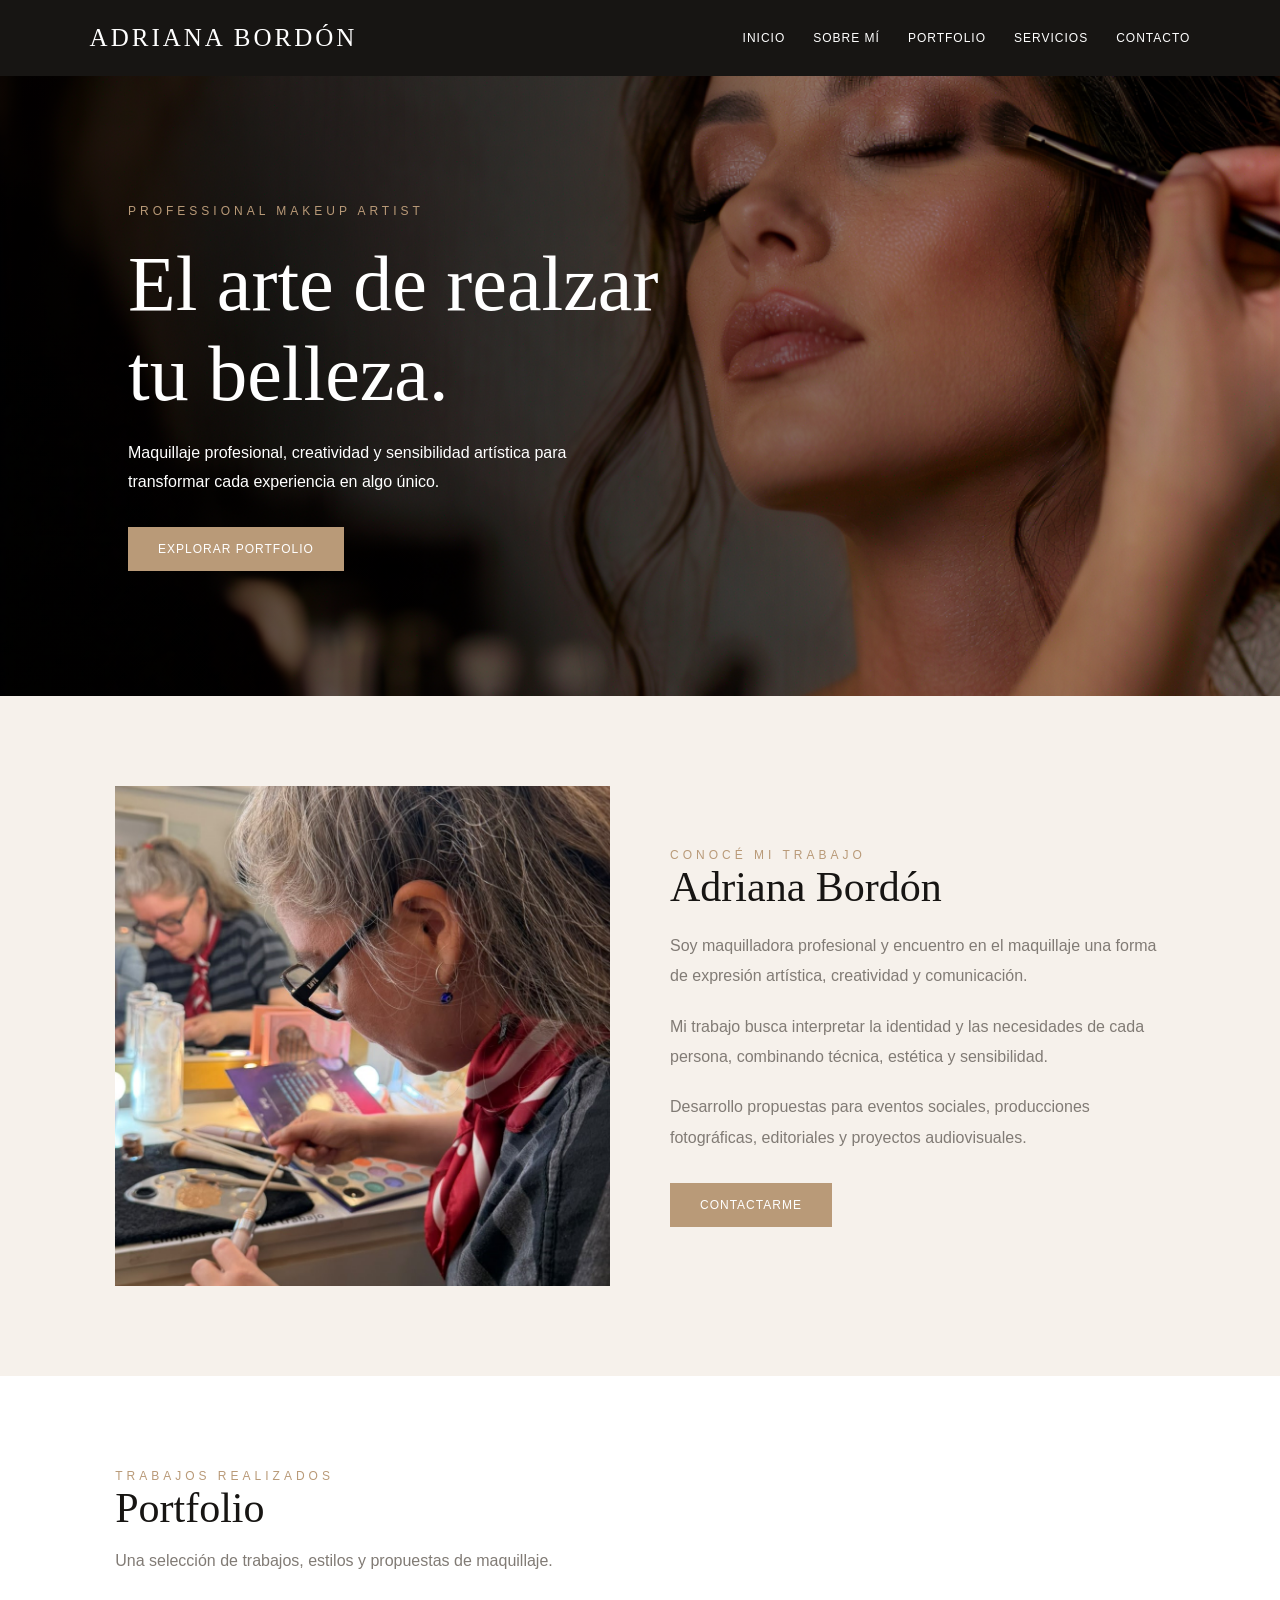
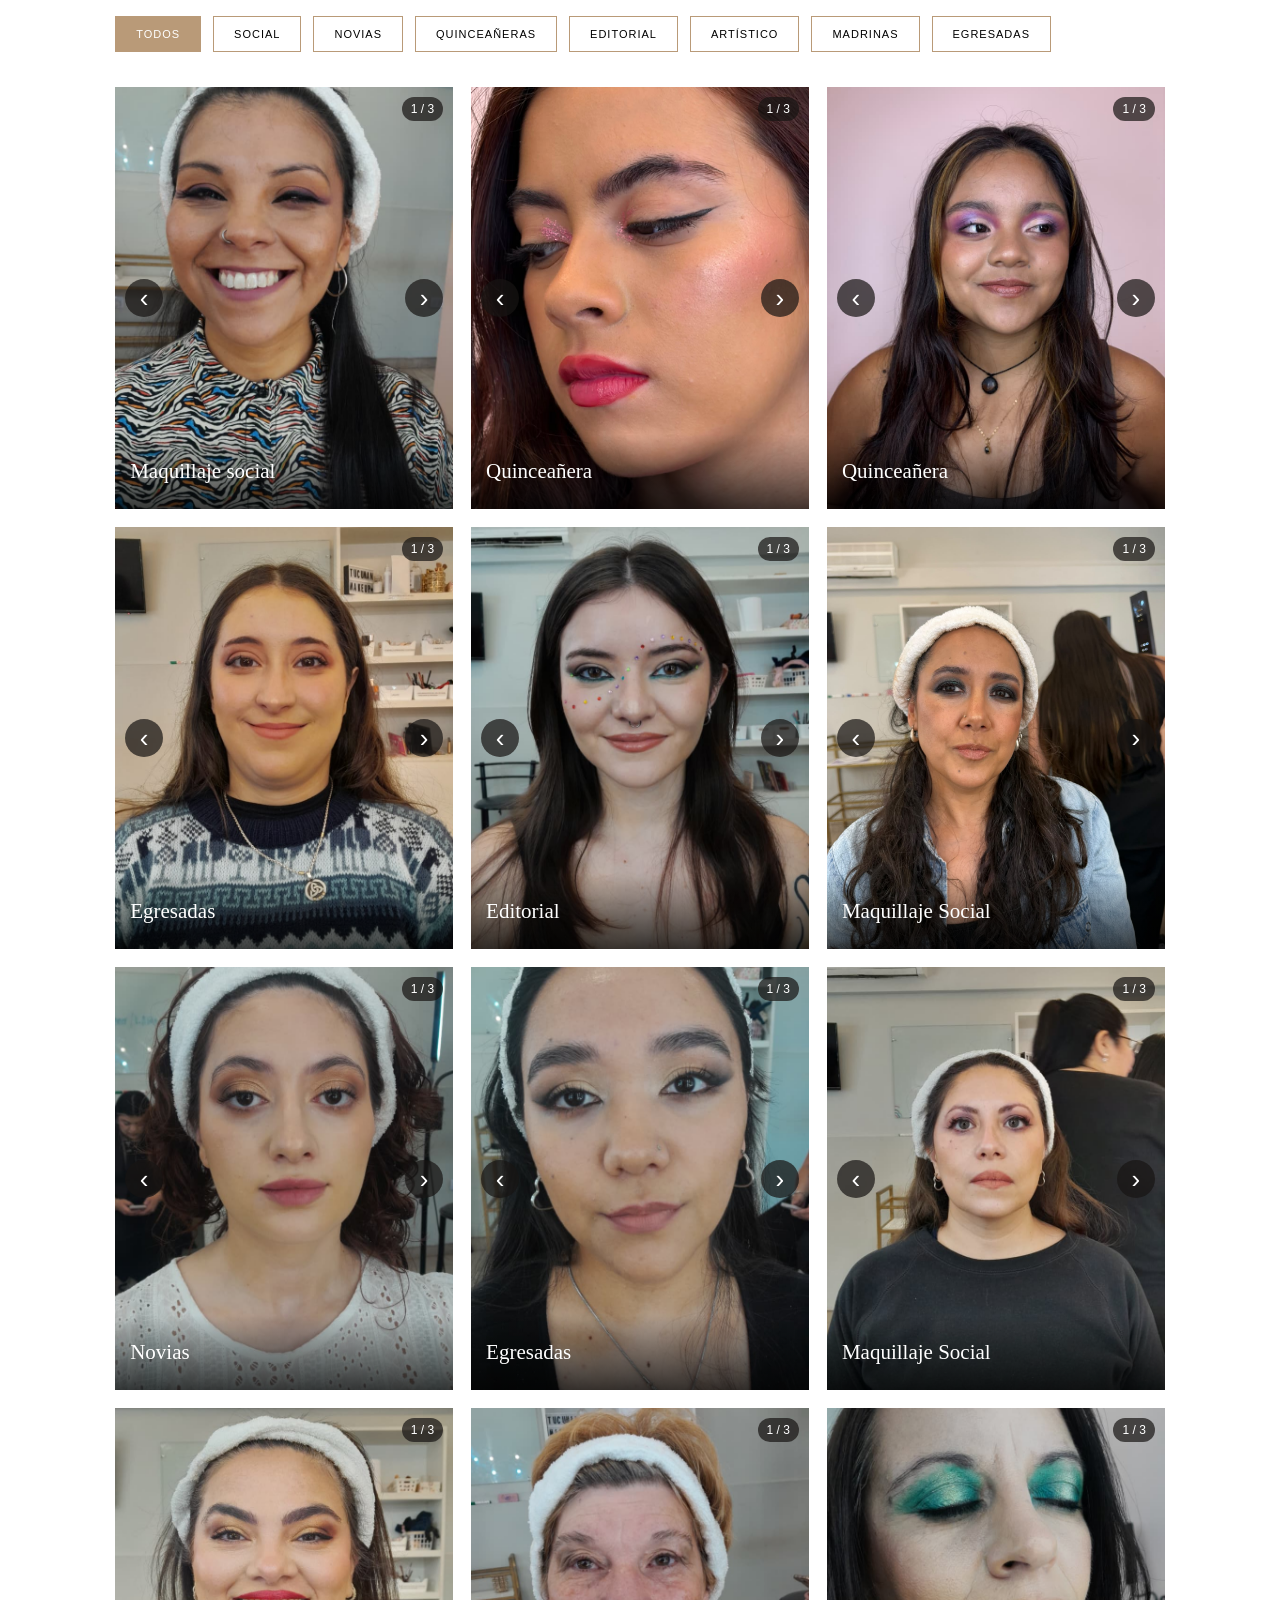
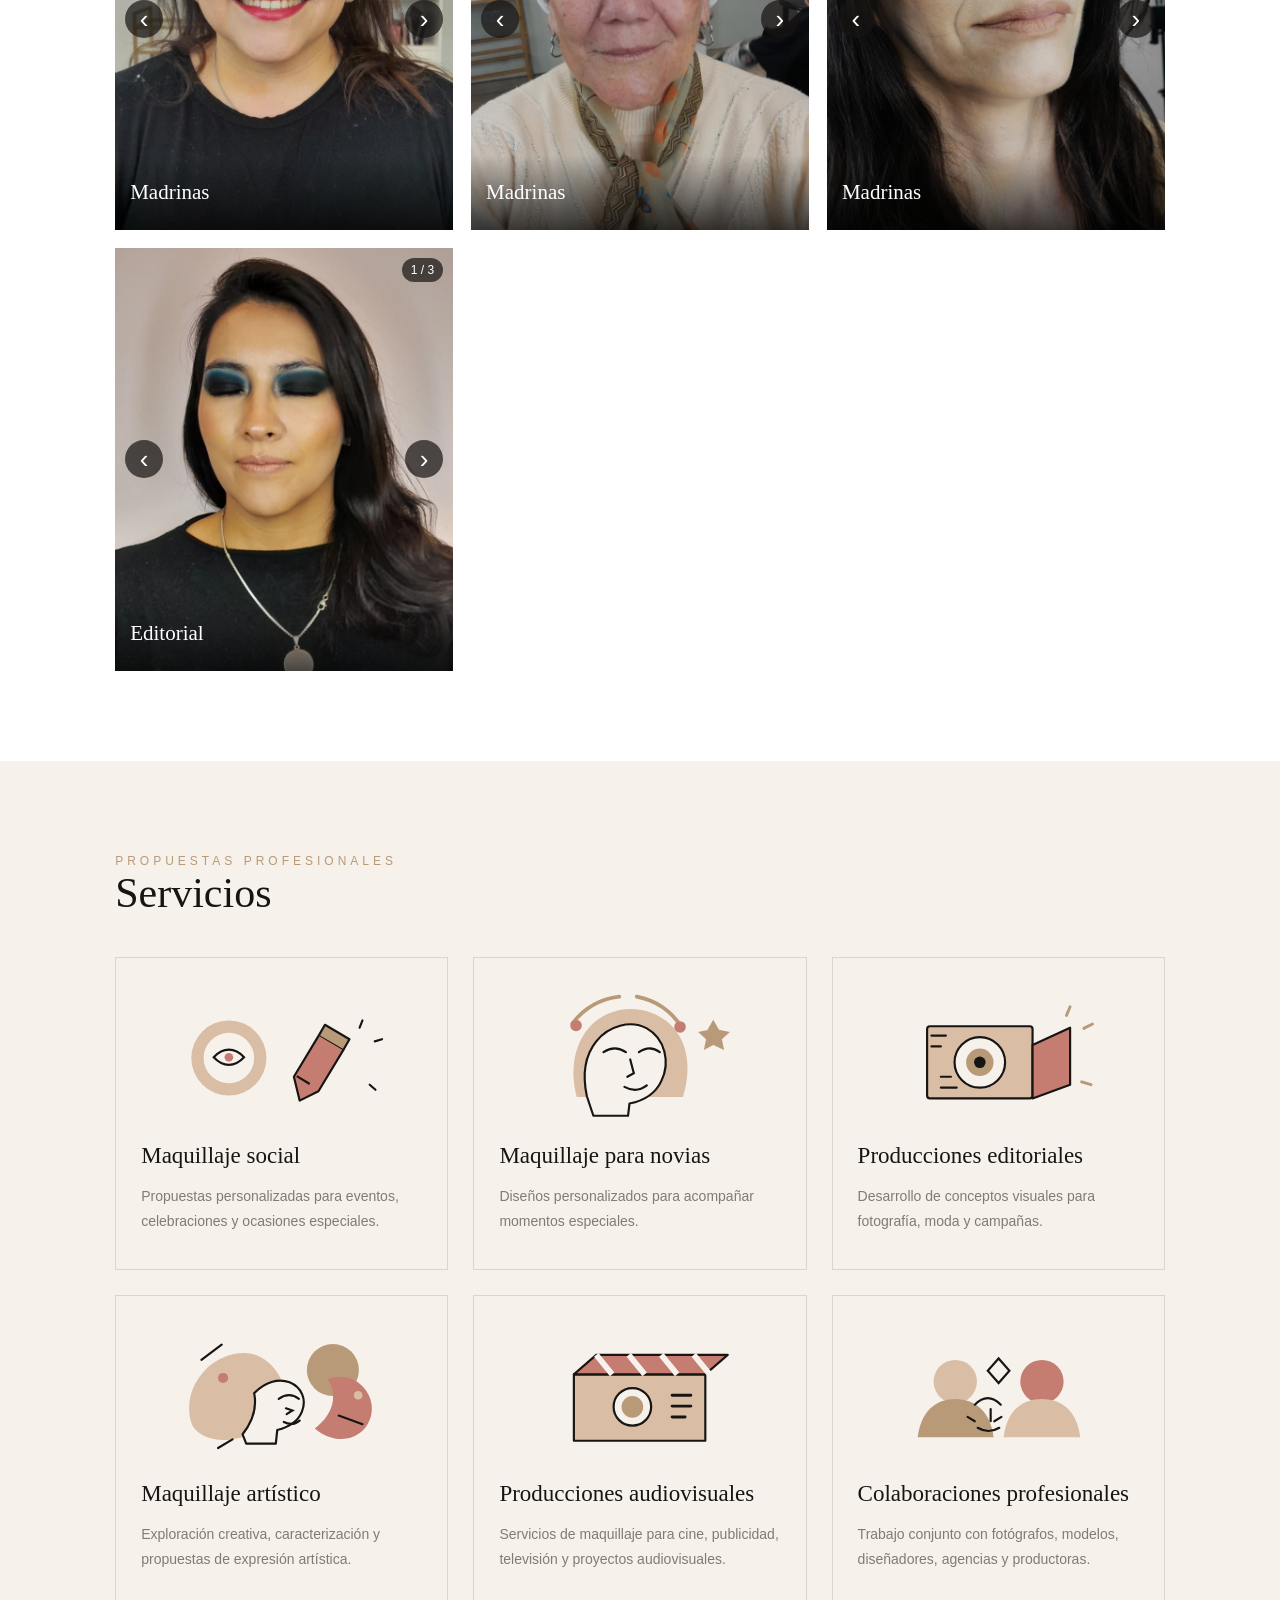
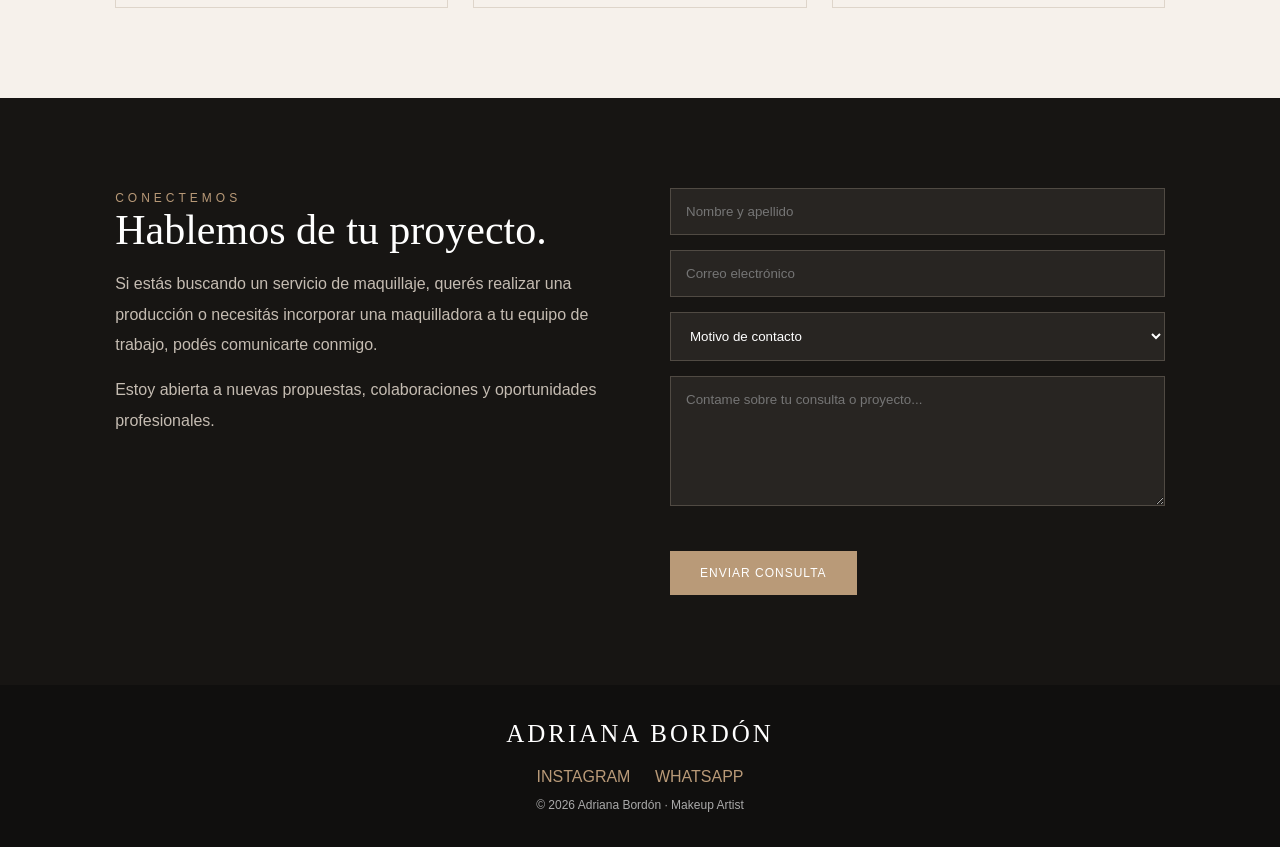
<file: index.html>
<!DOCTYPE html>
<html lang="es">
<head>
<meta charset="UTF-8">
<meta name="viewport" content="width=device-width, initial-scale=1.0">

<title>Adriana Bordón | Makeup Artist</title>

<meta name="description" content="Adriana Bordón. Maquillaje profesional, belleza, producciones editoriales y maquillaje social.">

<link rel="stylesheet" href="styles.css">
</head>

<body>

<header>
  <div class="logo">ADRIANA BORDÓN</div>

  <button class="menu-toggle" aria-label="Abrir menú"
    aria-expanded="false" aria-controls="site-nav">
    ☰
  </button>

  <nav id="site-nav" aria-label="Navegación principal">
    <a href="#inicio">Inicio</a>
    <a href="#sobre-mi">Sobre mí</a>
    <a href="#portfolio">Portfolio</a>
    <a href="#servicios">Servicios</a>
    <a href="#contacto">Contacto</a>
  </nav>
</header>

<!-- INICIO -->

<section class="hero" id="inicio">
  <div class="hero-content">
    <span class="eyebrow">Professional Makeup Artist</span>
    <h1>El arte de realzar tu belleza.</h1>
    <p>
      Maquillaje profesional, creatividad y sensibilidad
      artística para transformar cada experiencia en algo único.
    </p>
    <a href="#portfolio" class="btn">EXPLORAR PORTFOLIO</a>
  </div>
</section>

<!-- SOBRE MI -->

<section id="sobre-mi">
  <div class="about">
    <img src="Images/conocemitrab.jpeg" alt="Adriana Bordón">

    <div class="about-text">
      <span class="eyebrow">Conocé mi trabajo</span>
      <h2 class="section-title">Adriana Bordón</h2>

      <p>
        Soy maquilladora profesional y encuentro en el maquillaje
        una forma de expresión artística, creatividad y comunicación.
      </p>

      <p>
        Mi trabajo busca interpretar la identidad y las necesidades
        de cada persona, combinando técnica, estética y sensibilidad.
      </p>

      <p>
        Desarrollo propuestas para eventos sociales, producciones
        fotográficas, editoriales y proyectos audiovisuales.
      </p>

      <a href="#contacto" class="btn">CONTACTARME</a>
    </div>
  </div>
</section>

<!-- PORTFOLIO -->

<section class="portfolio" id="portfolio">
  <span class="eyebrow">Trabajos realizados</span>
  <h2 class="section-title">Portfolio</h2>

  <p class="section-intro">
    Una selección de trabajos, estilos y propuestas de maquillaje.
  </p>

  <div class="filters">
    <button class="active" data-filter="all">Todos</button>
    <button data-filter="social">Social</button>
    <button data-filter="novias">Novias</button>
    <button data-filter="quinceaneras">Quinceañeras</button>
    <button data-filter="editorial">Editorial</button>
    <button data-filter="artistico">Artístico</button>
    <button data-filter="madrinas">Madrinas</button>
    <button data-filter="egresadas">Egresadas</button>
  </div>
<div class="gallery">

    <div class="gallery-item" data-category="social" data-images="Images/makelu1.jpeg,Images/makelu2.jpeg,Images/makelu3.jpeg">
      <img src="Images/makelu1.jpeg" alt="Maquillaje social">
      <div class="gallery-label">Maquillaje social</div>
    </div>

    <div class="gallery-item" data-category="quinceaneras" data-images="Images/makesof.jpeg,Images/makesof2.jpeg,Images/makesof3.jpeg">
      <img src="Images/makesof.jpeg" alt="Quinceañera">
      <div class="gallery-label">Quinceañera</div>
    </div>

    <div class="gallery-item" data-category="quinceaneras" data-images="Images/makebru.jpeg,Images/makebru2.jpeg,Images/makebru3.jpeg">
      <img src="Images/makebru.jpeg" alt="Quinceañera">
      <div class="gallery-label">Quinceañera</div>
    </div>

    <div class="gallery-item" data-category="egresadas" data-images="Images/makeupnoe1.jpeg,Images/makeupnoe2.jpeg,Images/makeupnoe3.jpeg">
      <img src="Images/makeupnoe1.jpeg" alt="Maquillaje de egresadas">
      <div class="gallery-label">Egresadas</div>
    </div>

    <div class="gallery-item" data-category="editorial" data-images="Images/makeup1.jpeg,Images/makeup2.jpeg,Images/makeup3.jpeg">
      <img src="Images/makeup1.jpeg" alt="Maquillaje editorial">
      <div class="gallery-label">Editorial</div>
    </div>

    <div class="gallery-item" data-category="social" data-images="Images/makeana1.jpeg,Images/makeana2.jpeg,Images/makeana5.jpeg">
      <img src="Images/makeana1.jpeg" alt="Maquillaje profesional">
      <div class="gallery-label">Maquillaje Social</div>
    </div>

    <div class="gallery-item" data-category="novias" data-images="Images/make1.jpeg,Images/make2.jpeg,Images/make3.jpeg">
      <img src="Images/make1.jpeg" alt="Maquillaje de novias">
      <div class="gallery-label">Novias</div>
    </div>

    <div class="gallery-item" data-category="egresadas" data-images="Images/makke1.jpeg,Images/makke2.jpeg,Images/makke3.jpeg">
      <img src="Images/makke1.jpeg" alt="Egresadas">
      <div class="gallery-label">Egresadas</div>
    </div>

    <div class="gallery-item" data-category="social" data-images="Images/makega1.jpeg,Images/makega2.jpeg,Images/makega3.jpeg">
      <img src="Images/makega1.jpeg" alt="Maquillaje Social">
      <div class="gallery-label">Maquillaje Social</div>
    </div>

    <div class="gallery-item" data-category="madrinas" data-images="Images/makejean.jpeg,Images/makejean2.jpeg,Images/makejean3.jpeg">
      <img src="Images/makejean.jpeg" alt="Madrinas">
      <div class="gallery-label">Madrinas</div>
    </div>

    <div class="gallery-item" data-category="madrinas" data-images="Images/makesra1.jpeg,Images/makesra2.jpeg,Images/makesra3.jpeg">
      <img src="Images/makesra1.jpeg" alt="Madrinas">
      <div class="gallery-label">Madrinas</div>
    </div>

    <div class="gallery-item" data-category="madrinas" data-images="Images/makero1.jpeg,Images/makero2.jpeg,Images/makero3.jpeg">
      <img src="Images/makero1.jpeg" alt="Madrinas">
      <div class="gallery-label">Madrinas</div>
    </div>

    <div class="gallery-item" data-category="editorial" data-images="Images/makejo2.jpeg,Images/makejo3.jpeg,Images/makejo4.jpeg">
      <img src="Images/makejo2.jpeg" alt="Maquillaje editorial">
      <div class="gallery-label">Editorial</div>
    </div>

  </div>
</section>


<!-- SERVICIOS -->

<section id="servicios">
  <span class="eyebrow">Propuestas profesionales</span>
  <h2 class="section-title">Servicios</h2>

  <div class="services-grid">

    <div class="service">
      <svg class="service-artwork" viewBox="0 0 320 180" aria-hidden="true">
        <circle cx="87" cy="90" r="52" fill="#d9bda5"/>
        <circle cx="87" cy="90" r="35" fill="#f6f1eb"/>
        <path d="M66 89c13-14 29-14 42 0-13 14-29 14-42 0Z" fill="none" stroke="#171513" stroke-width="3"/>
        <circle cx="87" cy="89" r="6" fill="#c47d70"/>
        <path d="m177 116 35-58 34 20-35 58-26 13-8-33Z" fill="#c47d70" stroke="#171513" stroke-width="3" stroke-linejoin="round"/>
        <path d="m212 58 8-14 34 20-8 14M181 115l18 11" fill="#b99a78" stroke="#171513" stroke-width="3" stroke-linejoin="round"/>
        <path d="m268 48 4-10m17 29 10-3m-17 63 8 7" stroke="#171513" stroke-width="3" stroke-linecap="round"/>
      </svg>
      <h3>Maquillaje social</h3>
      <p>
        Propuestas personalizadas para eventos, celebraciones
        y ocasiones especiales.
      </p>
    </div>

    <div class="service">
      <svg class="service-artwork" viewBox="0 0 320 180" aria-hidden="true">
        <path d="M73 144c-10-37-4-78 24-103 29-26 75-25 104 1 25 23 32 61 19 102" fill="#d9bda5"/>
        <path d="M87 143c-6-28-3-56 13-76 17-22 48-30 70-18 25 14 33 47 20 73-8 17-23 27-44 31l-2 17h-48l-9-27Z" fill="#f6f1eb" stroke="#171513" stroke-width="3" stroke-linejoin="round"/>
        <path d="M110 82c10-7 21-7 31 0m18 0c10-7 20-7 29 0m-41 10 5 19-9 5m-4 14c11 6 22 5 31-2" fill="none" stroke="#171513" stroke-width="3" stroke-linecap="round"/>
        <path d="M67 42c17-22 39-34 65-37m24 0c26 5 47 19 62 42" fill="none" stroke="#b99a78" stroke-width="5" stroke-linecap="round"/>
        <circle cx="72" cy="45" r="8" fill="#c47d70"/>
        <circle cx="216" cy="47" r="8" fill="#c47d70"/>
        <path d="m254 51 8-14 8 14 15 3-11 10 3 15-15-7-13 7 3-15-11-10 15-3Z" fill="#b99a78"/>
      </svg>
      <h3>Maquillaje para novias</h3>
      <p>
        Diseños personalizados para acompañar momentos
        especiales.
      </p>
    </div>

    <div class="service">
      <svg class="service-artwork" viewBox="0 0 320 180" aria-hidden="true">
        <rect x="61" y="46" width="146" height="100" rx="4" fill="#d9bda5" stroke="#171513" stroke-width="3"/>
        <circle cx="134" cy="96" r="35" fill="#f6f1eb" stroke="#171513" stroke-width="3"/>
        <circle cx="134" cy="96" r="19" fill="#b99a78"/>
        <circle cx="134" cy="96" r="8" fill="#171513"/>
        <path d="m207 72 52-24v79l-52 19V72Z" fill="#c47d70" stroke="#171513" stroke-width="3" stroke-linejoin="round"/>
        <path d="M67 59h20m-20 15h13m0 57h22m-22-15h14" stroke="#171513" stroke-width="3" stroke-linecap="round"/>
        <path d="m254 31 5-12m19 30 12-6m-15 80 13 4" stroke="#b99a78" stroke-width="4" stroke-linecap="round"/>
      </svg>
      <h3>Producciones editoriales</h3>
      <p>
        Desarrollo de conceptos visuales para fotografía,
        moda y campañas.
      </p>
    </div>

    <div class="service">
      <svg class="service-artwork" viewBox="0 0 320 180" aria-hidden="true">
        <path d="M37 132C20 93 47 42 94 32c34-7 54 13 65 34-24 14-35 42-29 70-35 21-77 20-93-4Z" fill="#d9bda5"/>
        <circle cx="231" cy="54" r="36" fill="#b99a78"/>
        <path d="M206 135c28-22 31-48 18-68 20-8 39-2 51 13 15 18 13 45-5 60-17 14-43 13-64-5Z" fill="#c47d70"/>
        <path d="M106 143c15-19 20-37 16-57 15-15 33-21 49-15 17 7 24 24 17 41-5 12-17 21-34 25l-2 19h-41l-5-13Z" fill="#f6f1eb" stroke="#171513" stroke-width="3" stroke-linejoin="round"/>
        <path d="M156 94c10-7 20-6 28 0M166 107l9 3-8 5M163 126c8 4 16 3 22-2" fill="none" stroke="#171513" stroke-width="3" stroke-linecap="round"/>
        <path d="M49 40 77 19M239 117l33 12M92 150l-20 12" fill="none" stroke="#171513" stroke-width="3" stroke-linecap="round"/>
        <circle cx="79" cy="65" r="7" fill="#c47d70"/>
        <circle cx="266" cy="89" r="6" fill="#d9bda5"/>
      </svg>
      <h3>Maquillaje artístico</h3>
      <p>
        Exploración creativa, caracterización y propuestas
        de expresión artística.
      </p>
    </div>

    <div class="service">
      <svg class="service-artwork" viewBox="0 0 320 180" aria-hidden="true">
        <path d="M69 60h182v92H69z" fill="#d9bda5" stroke="#171513" stroke-width="3" stroke-linejoin="round"/>
        <path d="m69 60 31-27h182l-31 27H69Z" fill="#c47d70" stroke="#171513" stroke-width="3" stroke-linejoin="round"/>
        <path d="m100 33 22 27m23-27 22 27m23-27 22 27m23-27 22 27" stroke="#f6f1eb" stroke-width="8"/>
        <circle cx="150" cy="105" r="26" fill="#f6f1eb" stroke="#171513" stroke-width="3"/>
        <circle cx="150" cy="105" r="15" fill="#b99a78"/>
        <path d="M205 89h26m-26 15h26m-26 15h18" stroke="#171513" stroke-width="4" stroke-linecap="round"/>
      </svg>
      <h3>Producciones audiovisuales</h3>
      <p>
        Servicios de maquillaje para cine, publicidad,
        televisión y proyectos audiovisuales.
      </p>
    </div>

    <div class="service">
      <svg class="service-artwork" viewBox="0 0 320 180" aria-hidden="true">
        <circle cx="100" cy="70" r="30" fill="#d9bda5"/>
        <circle cx="220" cy="70" r="30" fill="#c47d70"/>
        <path d="M48 147c4-34 23-53 52-53s49 19 53 53" fill="#b99a78"/>
        <path d="M167 147c4-34 23-53 53-53s49 19 53 53" fill="#d9bda5"/>
        <path d="M127 102c12-12 24-12 36 0m-46 17 10 6m37-6-10 6m-5-17v17" fill="none" stroke="#171513" stroke-width="3" stroke-linecap="round"/>
        <path d="M131 134c10 6 20 6 30 0" fill="none" stroke="#171513" stroke-width="3" stroke-linecap="round"/>
        <path d="m145 55 15-17 15 17-15 17-15-17Z" fill="#f6f1eb" stroke="#171513" stroke-width="3"/>
      </svg>
      <h3>Colaboraciones profesionales</h3>
      <p>
        Trabajo conjunto con fotógrafos, modelos,
        diseñadores, agencias y productoras.
      </p>
    </div>

  </div>
</section>

<!-- CONTACTO Y TRABAJO -->

<section class="contact" id="contacto">

  <div class="contact-grid">

    <div>
      <span class="eyebrow">Conectemos</span>
      <h2 class="section-title">Hablemos de tu proyecto.</h2>

      <p>
        Si estás buscando un servicio de maquillaje,
        querés realizar una producción o necesitás
        incorporar una maquilladora a tu equipo de trabajo,
        podés comunicarte conmigo.
      </p>

      <p>
        Estoy abierta a nuevas propuestas, colaboraciones
        y oportunidades profesionales.
      </p>
    </div>

    <form id="contactForm" name="contacto" method="POST" data-netlify="true" netlify-honeypot="bot-field" action="/gracias.html">
      <input type="hidden" name="form-name" value="contacto">
      <p class="visually-hidden"><label>No completar este campo: <input name="bot-field"></label></p>

      <input type="text" id="nombre" name="nombre" autocomplete="name"
        placeholder="Nombre y apellido" required>

      <input type="email" id="email" name="email" autocomplete="email"
        placeholder="Correo electrónico" required>

      <select id="tipo" name="tipo" required>
        <option value="">Motivo de contacto</option>
        <option value="Consulta por servicios">Consulta por servicios</option>
        <option value="Solicitud de presupuesto">Solicitud de presupuesto</option>
        <option value="Propuesta laboral">Propuesta laboral</option>
        <option value="Producción audiovisual">Producción audiovisual</option>
        <option value="Colaboración profesional">Colaboración profesional</option>
        <option value="Otro">Otro</option>
      </select>

      <textarea id="mensaje" name="mensaje"
        placeholder="Contame sobre tu consulta o proyecto..."
        required></textarea>

      <button class="btn" type="submit">
        ENVIAR CONSULTA
      </button>

    </form>

  </div>
</section>

<footer>
  <div class="logo">ADRIANA BORDÓN</div>

  <div class="social">
    <a href="https://www.instagram.com/"
       target="_blank" rel="noopener">INSTAGRAM</a>
    <a href="https://www.whatsapp.com/"
       target="_blank" rel="noopener">WHATSAPP</a>
  </div>

  <p>© 2026 Adriana Bordón · Makeup Artist</p>
</footer>

<script src="script.js" defer></script>

</body>
</html>
</file>
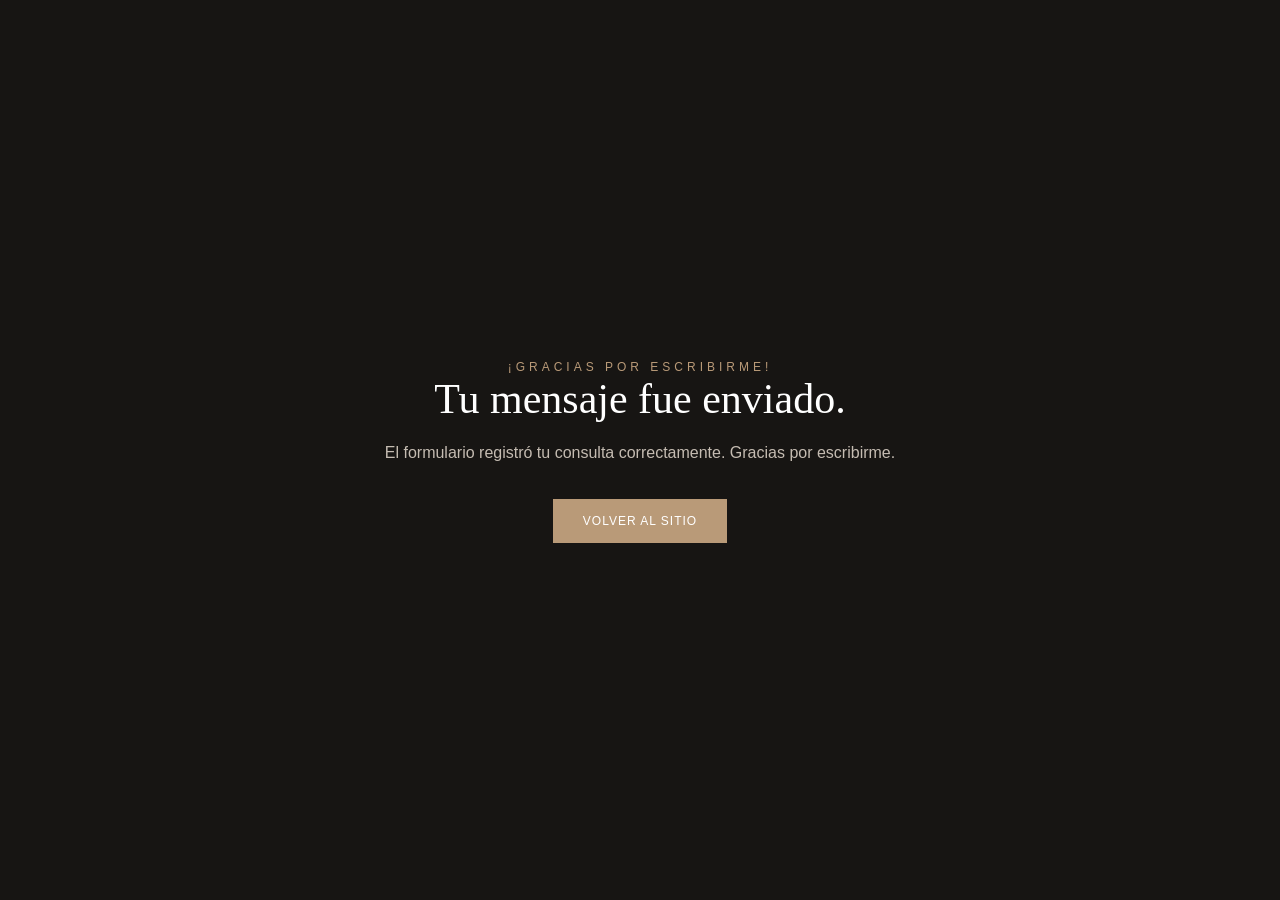
<file: gracias.html>
<!DOCTYPE html>
<html lang="es">
<head>
  <meta charset="UTF-8">
  <meta name="viewport" content="width=device-width, initial-scale=1.0">
  <meta name="robots" content="noindex">
  <title>Mensaje enviado | Adriana Bordón</title>
  <link rel="stylesheet" href="styles.css">
</head>
<body>
  <main class="contact" style="min-height:100vh; display:grid; place-items:center; text-align:center; padding:2rem;">
    <div>
      <span class="eyebrow">¡Gracias por escribirme!</span>
      <h1 class="section-title">Tu mensaje fue enviado.</h1>
      <p>El formulario registró tu consulta correctamente. Gracias por escribirme.</p>
      <a class="btn" href="/">VOLVER AL SITIO</a>
    </div>
  </main>
</body>
</html>
</file>
<file: styles.css>
:root {
  --black: #171513;
  --cream: #f6f1eb;
  --gold: #b99a78;
  --white: #ffffff;
  --gray: #817b75;
}

* {
  margin: 0;
  padding: 0;
  box-sizing: border-box;
}

html { scroll-behavior: smooth; }

body {
  font-family: Arial, sans-serif;
  background: var(--cream);
  color: var(--black);
}

header {
  background: var(--black);
  color: white;
  padding: 24px 7%;
  display: flex;
  justify-content: space-between;
  align-items: center;
  position: sticky;
  top: 0;
  z-index: 100;
}

.logo {
  font-family: Georgia, serif;
  font-size: 25px;
  letter-spacing: 3px;
}

nav {
  display: flex;
  gap: 28px;
}

nav a {
  color: white;
  text-decoration: none;
  font-size: 12px;
  letter-spacing: 1px;
  text-transform: uppercase;
}

nav a:hover { color: var(--gold); }

.menu-toggle {
  display: none;
  background: none;
  color: white;
  border: none;
  font-size: 27px;
  cursor: pointer;
}

.hero {
  min-height: 620px;
  display: flex;
  align-items: center;
  padding: 80px 10%;
  background:
    linear-gradient(90deg, rgba(0,0,0,.72), rgba(0,0,0,.05)),
    url('Images/Designer\ \(1\).png') center/cover;
  color: white;
}

.hero-content { max-width: 600px; }

.hero h1 {
  font-family: Georgia, serif;
  font-size: clamp(45px, 7vw, 78px);
  font-weight: normal;
  margin: 20px 0;
}

.hero p {
  font-size: 16px;
  line-height: 1.8;
  max-width: 450px;
}

.eyebrow {
  color: var(--gold);
  letter-spacing: 4px;
  font-size: 12px;
  text-transform: uppercase;
}

.btn {
  display: inline-block;
  margin-top: 30px;
  padding: 15px 30px;
  background: var(--gold);
  color: white;
  text-decoration: none;
  border: none;
  cursor: pointer;
  letter-spacing: 1px;
  font-size: 12px;
}

.btn:hover { background: #927454; }

section { padding: 90px 9%; }

.section-title {
  font-family: Georgia, serif;
  font-size: 42px;
  font-weight: normal;
  margin-bottom: 15px;
}

.section-intro {
  color: var(--gray);
  line-height: 1.8;
  margin-bottom: 40px;
}

/* PRESENTACIÓN */

.about {
  display: grid;
  grid-template-columns: 1fr 1fr;
  gap: 60px;
  align-items: center;
}

.about img {
  width: 100%;
  height: 500px;
  object-fit: cover;
}

.about-text p {
  color: var(--gray);
  line-height: 1.9;
  margin-top: 20px;
}

/* PORTFOLIO */

.portfolio { background: white; }

.filters {
  display: flex;
  flex-wrap: wrap;
  gap: 12px;
  margin-bottom: 35px;
}

.filters button {
  border: 1px solid var(--gold);
  background: transparent;
  padding: 11px 20px;
  cursor: pointer;
  text-transform: uppercase;
  font-size: 11px;
  letter-spacing: 1px;
}

.filters button.active,
.filters button:hover {
  background: var(--gold);
  color: white;
}

.gallery {
  display: grid;
  grid-template-columns: repeat(3, 1fr);
  gap: 18px;
}

.gallery-item {
  position: relative;
  overflow: hidden;
  cursor: pointer;
  aspect-ratio: 4/5;
}

.gallery-item img {
  display: block;
  width: 100%;
  height: 100%;
  object-fit: cover;
  transition: transform .5s;
}

.gallery-item:hover img { transform: scale(1.06); }

.gallery-item.hidden { display: none; }

.gallery-label {
  position: absolute;
  bottom: 0;
  left: 0;
  width: 100%;
  padding: 25px 15px;
  color: white;
  background: linear-gradient(transparent, rgba(0,0,0,.7));
  font-family: Georgia, serif;
  font-size: 21px;
}

.carousel-control {
  position: absolute;
  top: 50%;
  z-index: 1;
  transform: translateY(-50%);
  width: 38px;
  height: 38px;
  border: 0;
  border-radius: 50%;
  background: rgba(23, 21, 19, .7);
  color: white;
  font-size: 26px;
  line-height: 1;
  cursor: pointer;
}

.carousel-control:hover,
.carousel-control:focus-visible {
  background: var(--gold);
}

.carousel-control.prev { left: 10px; }
.carousel-control.next { right: 10px; }

.carousel-counter {
  position: absolute;
  top: 10px;
  right: 10px;
  z-index: 1;
  padding: 5px 9px;
  border-radius: 12px;
  background: rgba(23, 21, 19, .7);
  color: white;
  font-size: 12px;
}


/* SERVICIOS */

.services-grid {
  display: grid;
  grid-template-columns: repeat(3, 1fr);
  gap: 25px;
  margin-top: 40px;
}

.service {
  padding: 35px 25px;
  border: 1px solid #ded5ca;
  min-height: 210px;
}

.service-artwork {
  display: block;
  width: 100%;
  height: 130px;
  margin-bottom: 20px;
}

.service h3 {
  font-family: Georgia, serif;
  font-size: 23px;
  font-weight: normal;
  margin-bottom: 15px;
}

.service p {
  color: var(--gray);
  font-size: 14px;
  line-height: 1.8;
}

/* CONTACTO */

.contact {
  background: var(--black);
  color: white;
}

.contact-grid {
  display: grid;
  grid-template-columns: 1fr 1fr;
  gap: 60px;
}

.contact p {
  color: #c5bcb2;
  line-height: 1.9;
  margin-top: 15px;
}

form {
  display: flex;
  flex-direction: column;
  gap: 15px;
}

.visually-hidden {
  position: absolute;
  width: 1px;
  height: 1px;
  padding: 0;
  margin: -1px;
  overflow: hidden;
  clip: rect(0, 0, 0, 0);
  white-space: nowrap;
  border: 0;
}

input, textarea, select {
  width: 100%;
  padding: 15px;
  background: #282522;
  border: 1px solid #504a43;
  color: white;
  font-family: Arial, sans-serif;
}

textarea {
  min-height: 130px;
  resize: vertical;
}

form .btn { align-self: flex-start; }

/* FOOTER */

footer {
  padding: 35px 8%;
  background: #100f0e;
  color: white;
  text-align: center;
}

footer p {
  font-size: 12px;
  color: #aaa;
  margin-top: 12px;
}

.social {
  margin-top: 20px;
}

.social a {
  color: var(--gold);
  margin: 0 10px;
  text-decoration: none;
}

@media(max-width: 768px) {
  .menu-toggle { display: block; }

  nav {
    display: none;
    position: absolute;
    top: 75px;
    left: 0;
    width: 100%;
    background: var(--black);
    flex-direction: column;
    padding: 25px;
  }

  nav.open { display: flex; }

  .hero { min-height: 530px; }

  .about, .contact-grid {
    grid-template-columns: 1fr;
  }

  .gallery {
    grid-template-columns: repeat(2, 1fr);
  }

  .services-grid {
    grid-template-columns: 1fr;
  }

  section { padding: 65px 7%; }
}

@media(max-width: 450px) {
  .gallery { grid-template-columns: 1fr; }
}
</file>
